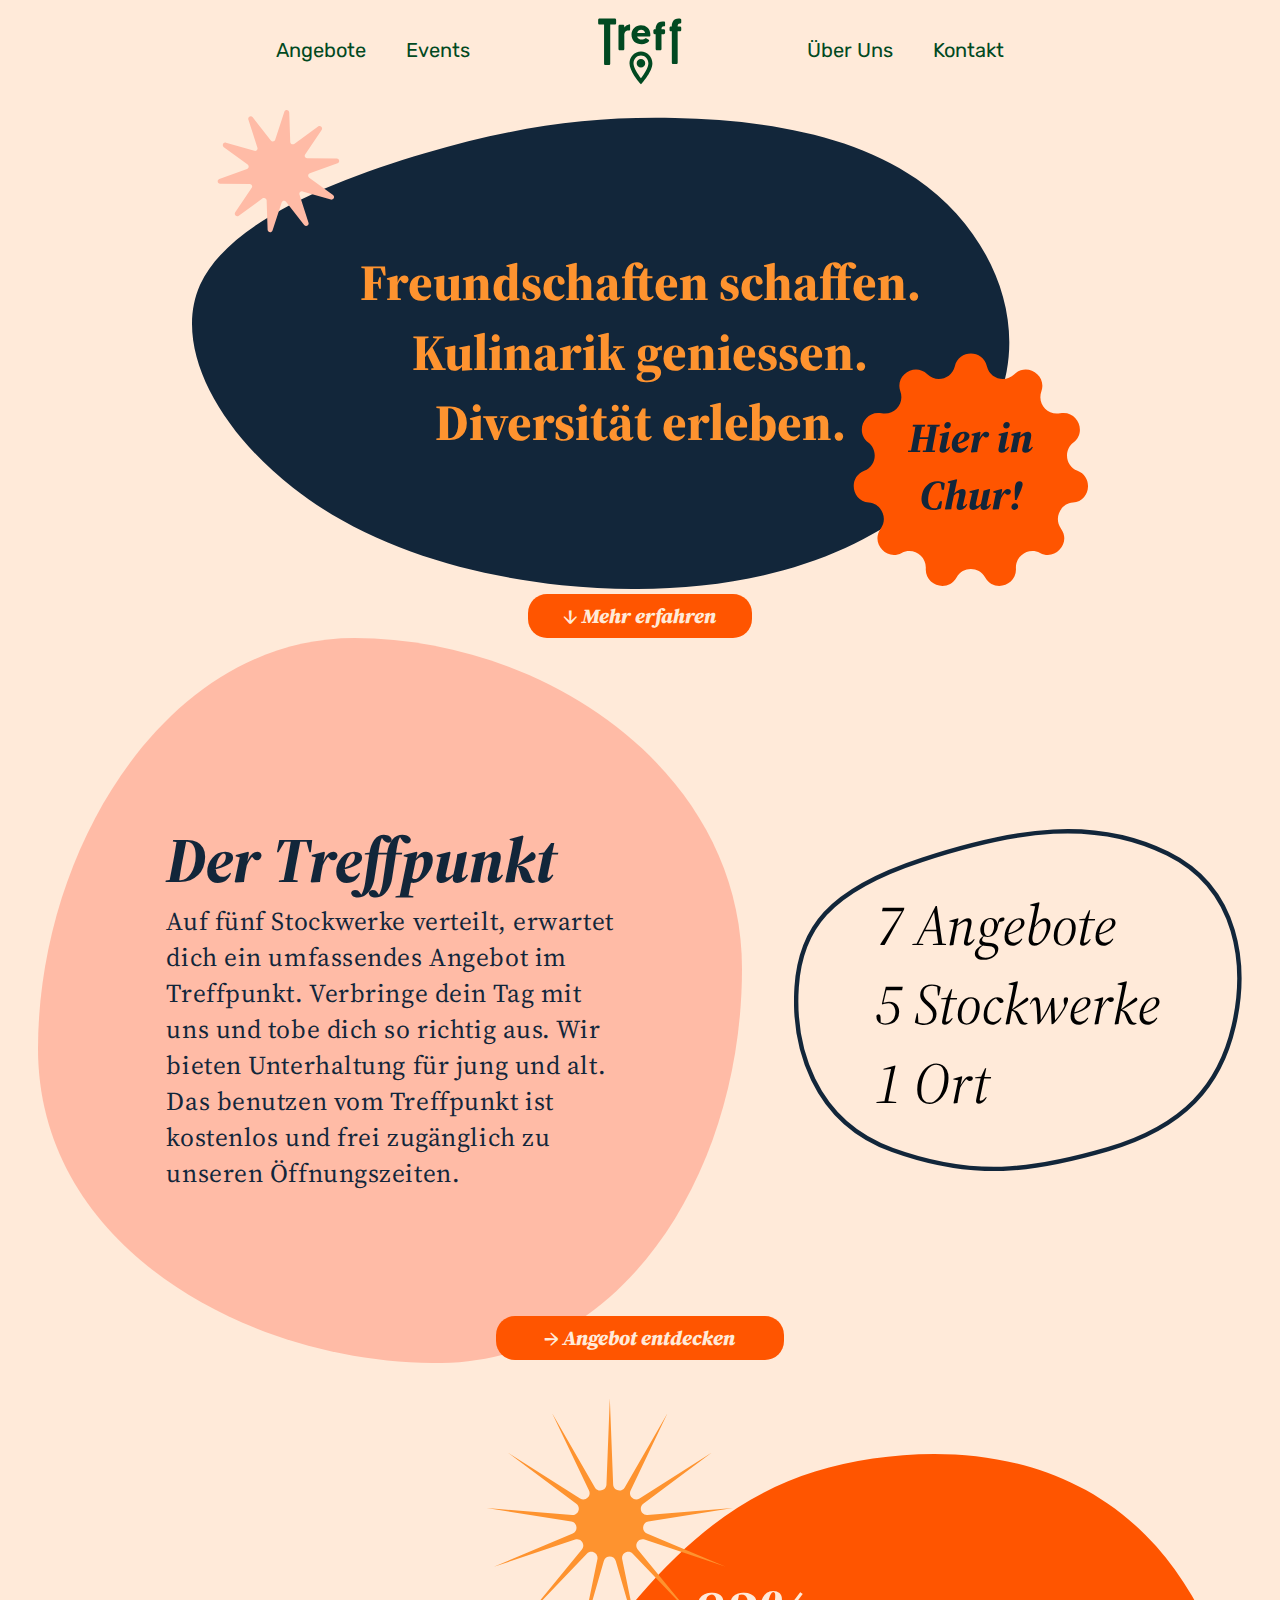
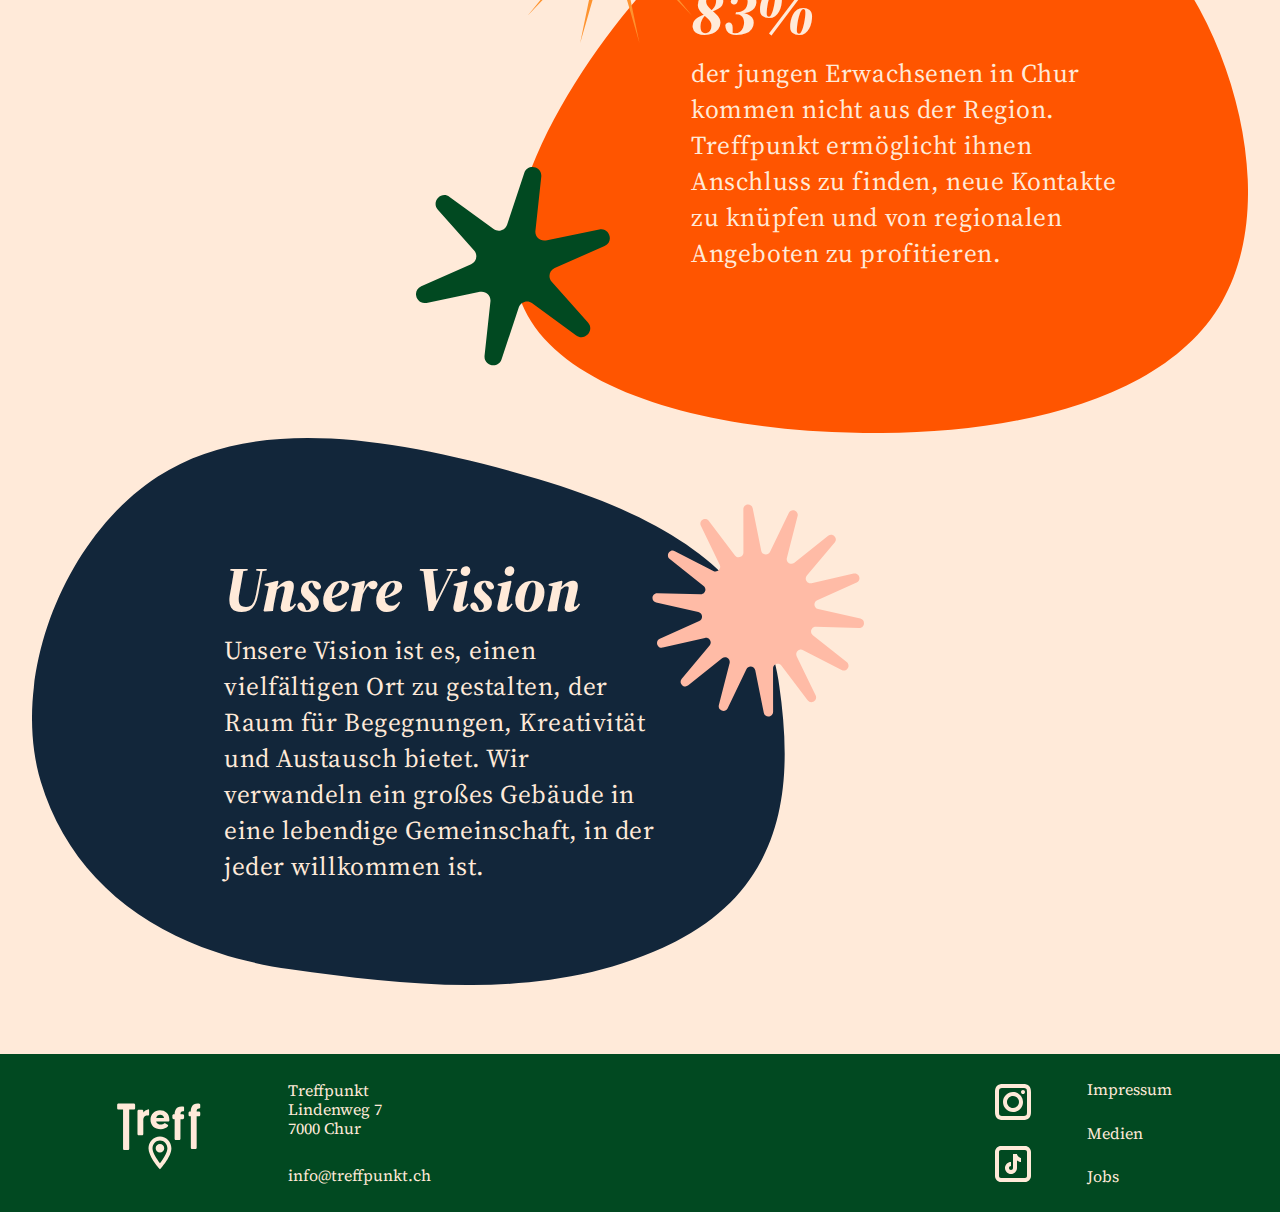
<file: index.html>
<!DOCTYPE html>
<html lang="de">

<head>
    <meta charset="UTF-8">
    <meta name="viewport" content="width=device-width, initial-scale=1.0">
    <link rel="preconnect" href="https://fonts.googleapis.com">
    <link rel="preconnect" href="https://fonts.gstatic.com" crossorigin>
    <link rel="icon" href="../logoShort.png">
    <link
        href="https://fonts.googleapis.com/css2?family=Rubik:wght@600&family=Source+Serif+4:ital,opsz,wght@0,8..60,400;1,8..60,800&display=swap"
        rel="stylesheet">
    <link rel="stylesheet" href="../css/styles.css">
    <link rel="stylesheet" href="/css/home.css">
    <title>Treffpunkt</title>
</head>

<body>
    <header>
        <input type="checkbox" id="menu-checkbox" class="menu-checkbox">
        <label for="menu-checkbox" class="menu-icon"></label>
        <div class="menu-links">
            <a href="angebot.html" target="_parent">Angebote</a>
            <a href="index.html" target="_parent">Events</a>
            <a href="uberUns.html" target="_parent">Über Uns</a>
            <a href="kontakt.html" target="_parent">Kontakt</a>
        </div>        
        <div class="menuLeft">
            <a href="angebot.html" target="_parent">Angebote</a>
            <a href="index.html" target="_parent">Events</a>
        </div>
        <div class="logo">
            <a href="index.html"><img src="/svg/logoogrün.svg" alt="Logo Treffpunkt"></a>
        </div>
        <div class="menuRight">
            <a href="uberUns.html" target="_parent">Über Uns</a>
            <a href="kontakt.html" target="_parent">Kontakt</a>
        </div>
    </header>
    <main>
        <div class="blob top first">
            <img src="/svg/Blob3.svg" alt="Blob with Stars">
            <div class="text-overlay">
                <div class="maintext">Freundschaften schaffen. <br>
                    Kulinarik geniessen. <br>
                    Diversität erleben.</div>
            </div>
        </div>
        <div class="button">
            <a href="#more"> ↓ Mehr erfahren</a>
        </div>
        <div class="flexbox" id="more">
            <div class="blob second">
                <svg xmlns="http://www.w3.org/2000/svg" viewBox="0 0 669 689" fill="none">
                    <path
                        d="M669 314.57C669 504.832 557.779 689 379.672 689C201.564 689 0 580.573 0 390.311C0 200.049 122.657 0 300.764 0C478.872 0 669 124.308 669 314.57Z"
                        fill="#FFBBA6" />
                </svg>
                <div class="text-overlay">
                    <div class="header blue">
                        Der Treffpunkt
                    </div>
                    <div class="bodytext blue">
                        Auf fünf Stockwerke verteilt, erwartet dich ein umfassendes Angebot im Treffpunkt.
                        Verbringe
                        dein Tag mit uns und tobe dich so richtig aus. Wir bieten Unterhaltung für jung und alt.
                        Das
                        benutzen vom Treffpunkt ist kostenlos und frei zugänglich zu unseren Öffnungszeiten.
                    </div>
                </div>
            </div>

            <div class="blob third">
                <svg xmlns="http://www.w3.org/2000/svg" viewBox="0 0 508 388" fill="none">
                    <path
                        d="M423.584 27.8053L423.586 27.8063C504.634 67.6771 514.284 155.336 498.567 223.438C490.74 257.348 476.653 285.813 453.869 308.98C431.073 332.161 399.423 350.188 356.237 362.972C269.138 388.333 203.066 396.956 111.721 363.982C21.1962 331.304 -1.30737 245.017 2.99735 179.163C5.14109 146.368 14.0311 119.187 35.5108 95.8204C57.063 72.3752 91.506 52.5323 145.25 34.9342C252.967 -0.3371 341.466 -12.6785 423.584 27.8053Z"
                        fill="#FFEAD9" stroke="#12263A" stroke-width="5" />
                </svg>
                <div class="text-overlay bigText">
                    7 Angebote <br>
                    5 Stockwerke <br>
                    1 Ort
                </div>
            </div>
        </div>
        <div class="button long">
            <a href="/angebot.html"> → Angebot entdecken</a>
        </div>
        <div class="blob right fourth">
            <div class="text-overlay svgFlexbox">
                <div class="svg-content">
                    <div class="header lightpink">
                        83%
                    </div>
                    <div class="bodytext lightpink">
                        der jungen Erwachsenen in Chur kommen nicht aus der Region. Treffpunkt ermöglicht ihnen
                        Anschluss zu
                        finden, neue Kontakte zu knüpfen und von regionalen Angeboten zu profitieren.
                    </div>
                </div>
            </div>
            <img src="/svg/Blob1.svg" alt="Blob with Stars">
        </div>

        <div class="blob left fifth">
            <img src="/svg/Blob2.svg" alt="Blob with Stars">
            <div class="text-overlay">
                <div class="header lightpink">
                    Unsere Vision
                </div>
                <div class="bodytext lightpink">
                    Unsere Vision ist es, einen vielfältigen Ort zu gestalten, der Raum für Begegnungen, Kreativität
                    und Austausch bietet. Wir verwandeln ein großes Gebäude in eine lebendige Gemeinschaft, in der
                    jeder willkommen ist.
                </div>
            </div>
        </div>
    </main>
    <footer>
        <div class="logoadress">
            <div class="logoo">
                <img src="/svg/logoo.svg" alt="Logo Treffpunkt">
            </div>
            <div class="adresss">
                <div>
                    Treffpunkt <br>
                    Lindenweg 7 <br>
                    7000 Chur
                </div>
                info@treffpunkt.ch
            </div>
        </div>
        <div class="socialmedialinks">
            <div class="icons">
                <div class="instalogo">
                    <a href="https://www.instagram.com/">
                        <img src="/svg/insta.svg" alt="Instagram Logo">
                    </a>
                </div>
                <div class="tiktoklogo">
                    <a href="https://www.tiktok.com/">
                        <img src="/svg/tiktok.svg" alt="TikTok Logo">
                    </a>
                </div>
            </div>
            <div class="linkss">
                <a href="impressum.html">Impressum</a>
                <a href="#">Medien</a>
                <a href="#">Jobs</a>
            </div>
        </div>
    </footer>
</body>

</html>
</file>
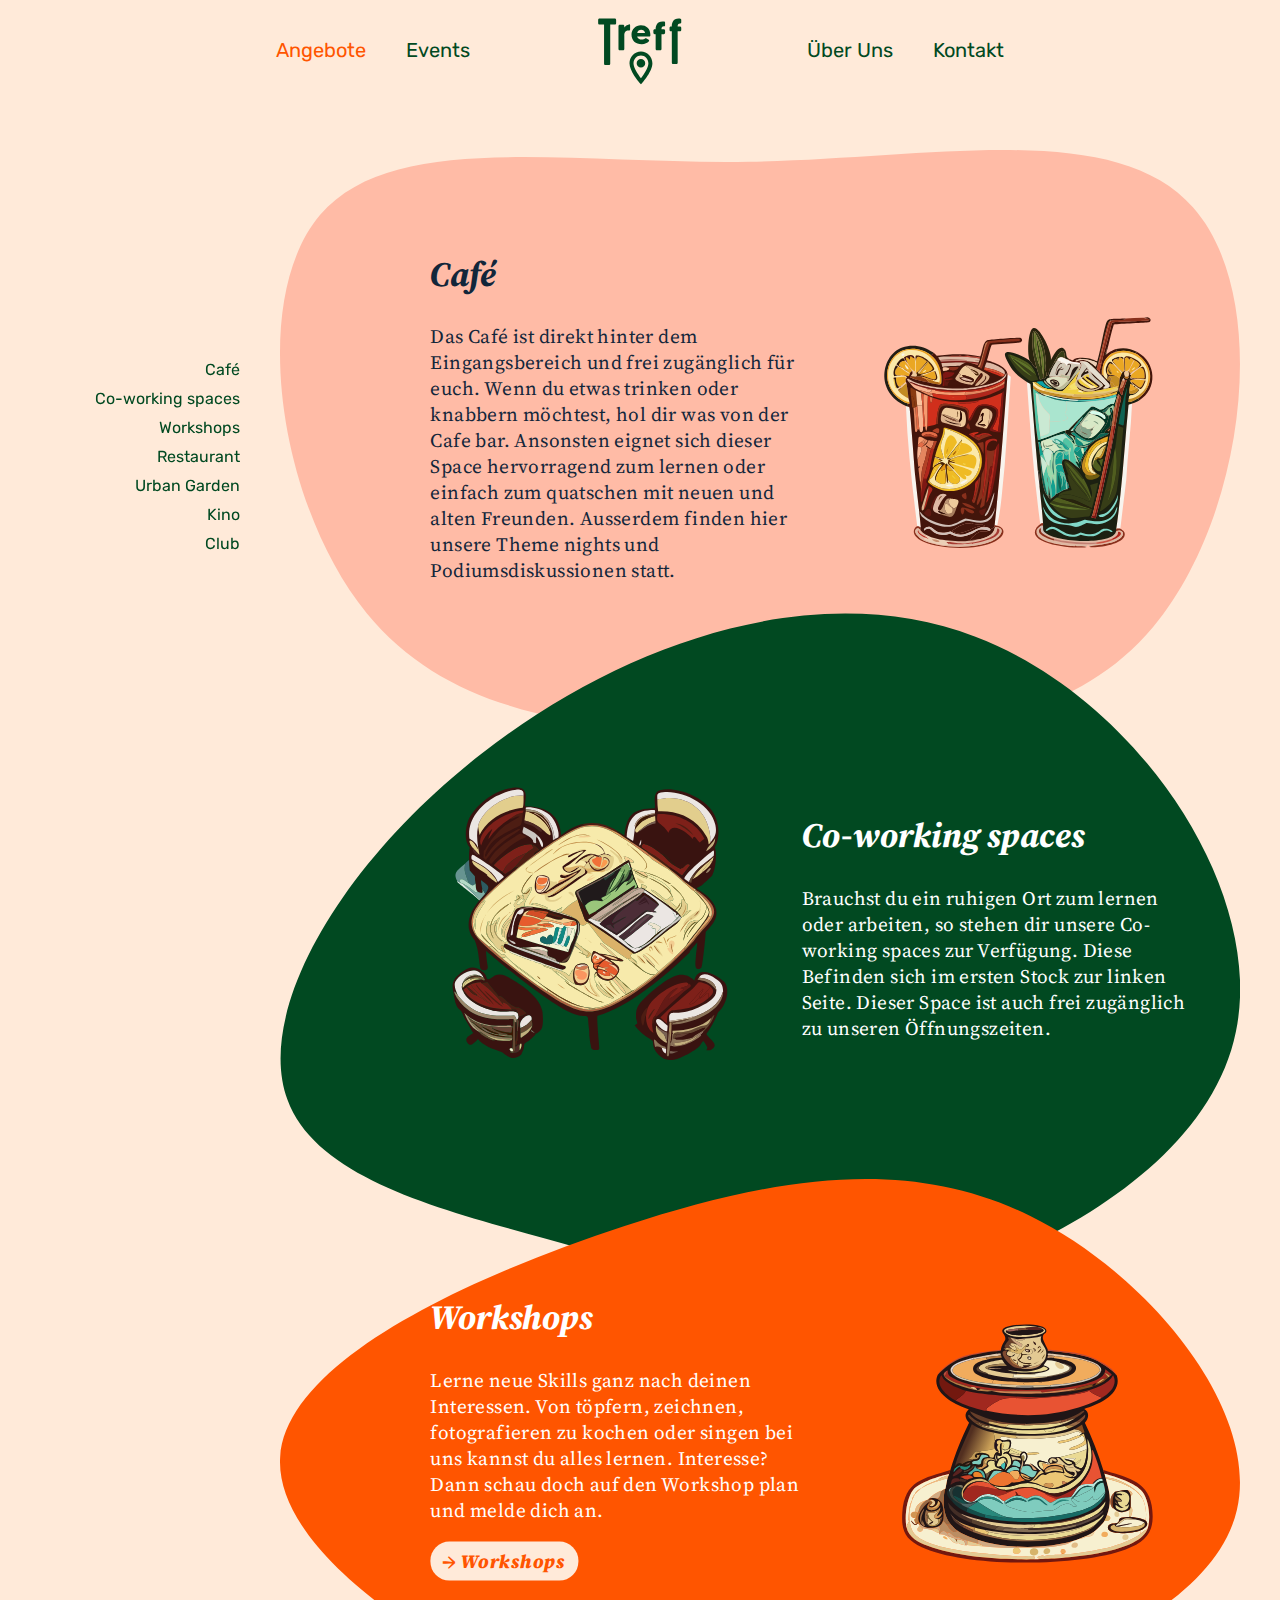
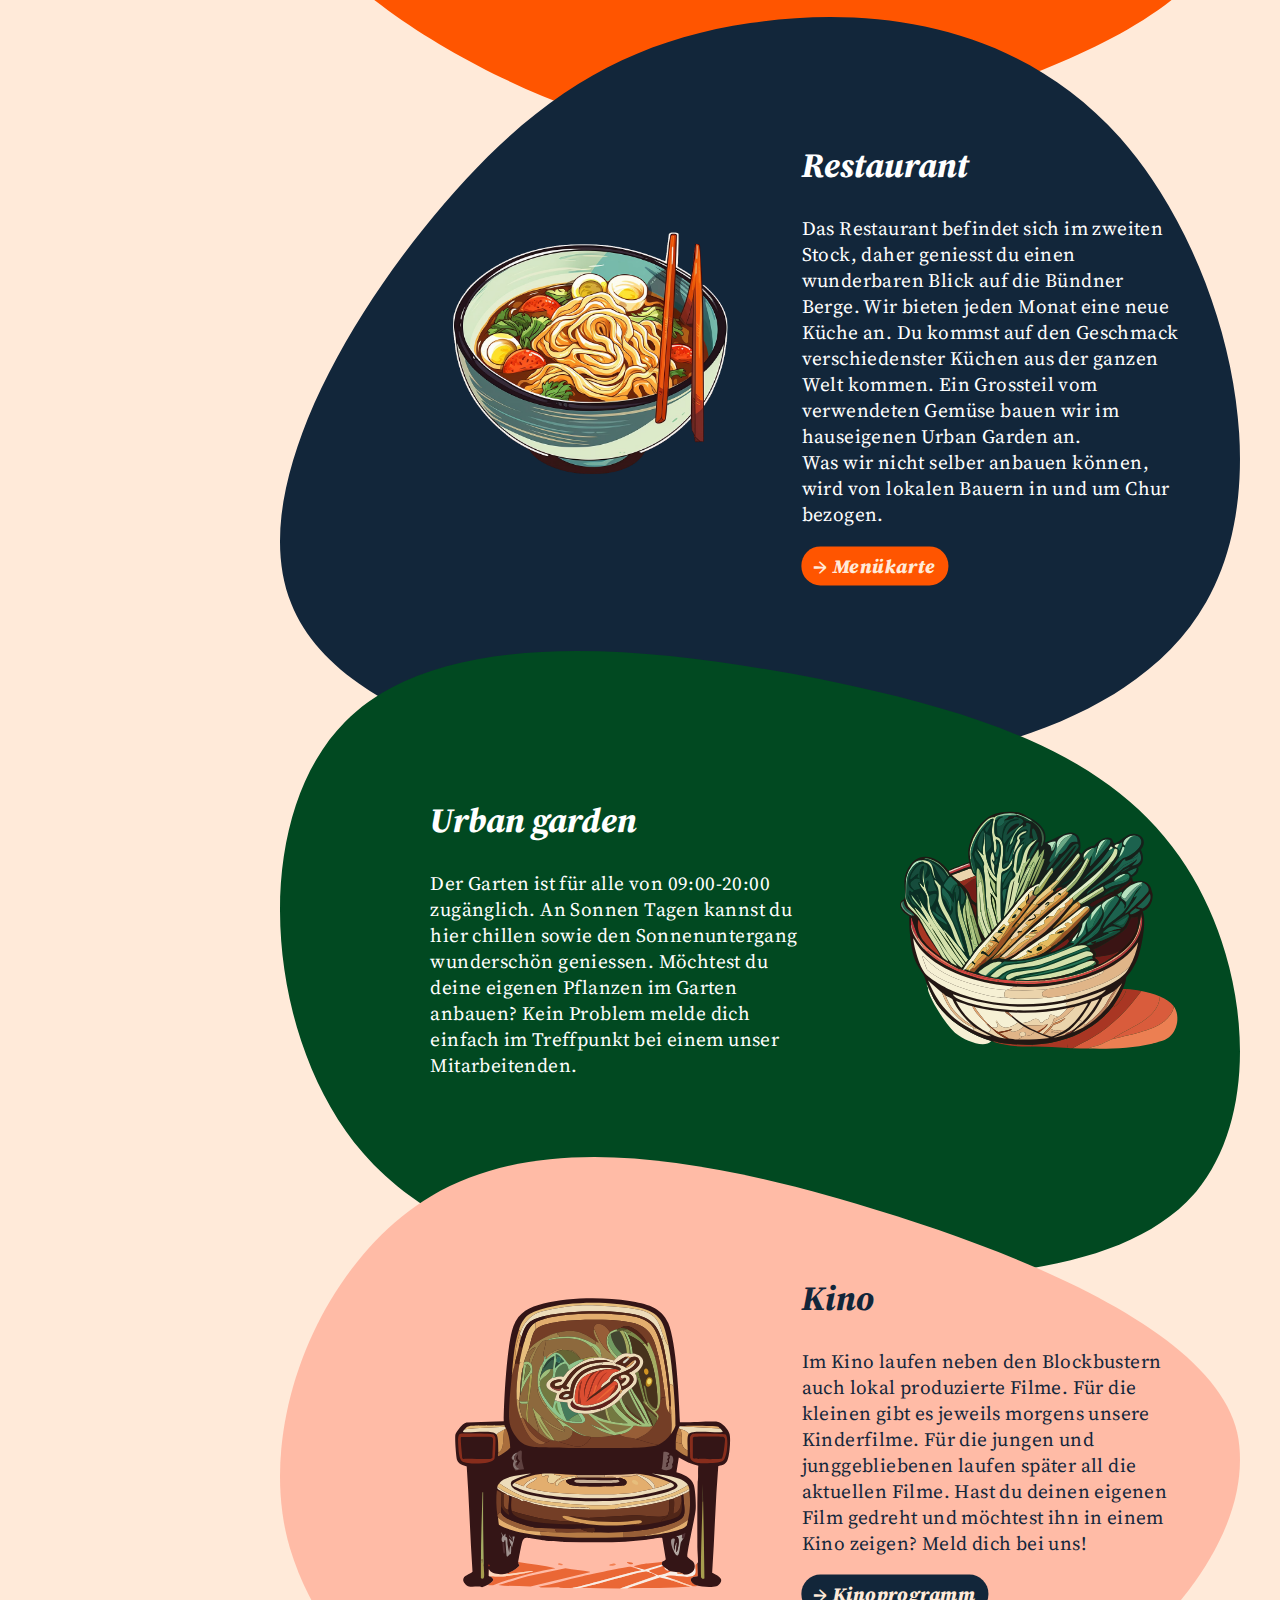
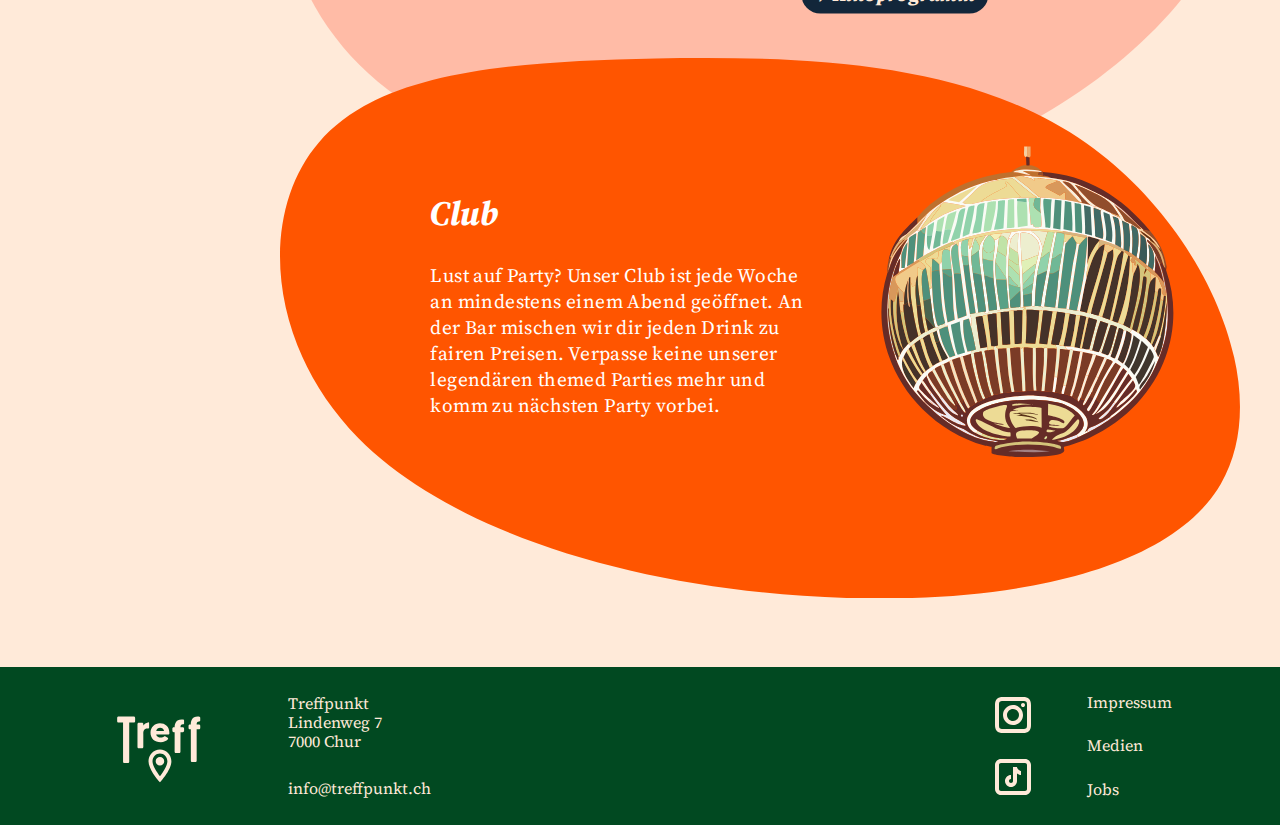
<file: angebot.html>
<!DOCTYPE html>
<html lang="de">

<head>
    <meta charset="UTF-8">
    <meta name="viewport" content="width=device-width, initial-scale=1.0">
    <link rel="preconnect" href="https://fonts.googleapis.com">
    <link rel="preconnect" href="https://fonts.gstatic.com" crossorigin>
    <link
        href="https://fonts.googleapis.com/css2?family=Rubik:wght@600&family=Source+Serif+4:ital,opsz,wght@0,8..60,400;1,8..60,800&display=swap"
        rel="stylesheet">
    <link rel="icon" href="../logoShort.png">
    <link rel="stylesheet" href="../css/styles.css">
    <link rel="stylesheet" href="../css/angebot.css">
    <title>Treffpunkt</title>
</head>

<body>
    <header>
        <input type="checkbox" id="menu-checkbox" class="menu-checkbox">
        <label for="menu-checkbox" class="menu-icon"></label>
        <div class="menu-links">
            <a href="angebot.html" target="_parent">Angebote</a>
            <a href="index.html" target="_parent">Events</a>
            <a href="uberUns.html" target="_parent">Über Uns</a>
            <a href="kontakt.html" target="_parent">Kontakt</a>
        </div>    
        <div class="menuLeft">
            <a href="angebot.html" target="_parent" class="bold">Angebote</a>
            <a href="index.html" target="_parent">Events</a>
        </div>
        <div class="logo">
            <a href="index.html"><img src="/svg/logoogrün.svg" alt="Logo Treffpunkt"></a>
        </div>
        <div class="menuRight">
            <a href="uberUns.html" target="_parent">Über Uns</a>
            <a href="kontakt.html" target="_parent">Kontakt</a>
        </div>
    </header>
    <main>
        <div class="offermenu">
            <a href="#cafe">Café</a>
            <a href="#working">Co-working spaces</a>
            <a href="#workshop">Workshops</a>
            <a href="#restaurant">Restaurant</a>
            <a href="#urbangarden">Urban Garden</a>
            <a href="#kino">Kino</a>
            <a href="#club">Club</a>
        </div>
        <div class="offercontent">
            <div class="cafe" id="cafe">
                <svg xmlns="http://www.w3.org/2000/svg" viewBox="0 0 1035 632" fill="#FFBBA6">
                    <path
                        d="M984.498 62.0369C1070.06 158.429 1041.07 395.098 941.363 514.216C841.656 633.334 671.237 634.901 507.888 630.983C344.54 626.281 188.262 615.31 93.5062 499.326C-1.25007 383.343 -34.4855 161.563 43.2995 69.8737C121.792 -21.816 311.304 15.8002 505.767 12.6656C700.229 9.53086 899.642 -34.3548 984.498 62.0369Z"
                        fill="#FFBBA6" />
                </svg>
                <div class="overlay">
                    <div class="description">
                        <div class="header blue">Café</div>
                        <div class="content blue">Das Café ist direkt hinter dem Eingangsbereich und frei zugänglich
                            für
                            euch. Wenn du etwas trinken oder knabbern möchtest, hol dir was von der Cafe bar.
                            Ansonsten
                            eignet sich dieser Space hervorragend zum lernen oder einfach zum quatschen mit neuen
                            und
                            alten Freunden. Ausserdem finden hier unsere Theme nights und Podiumsdiskussionen statt.
                        </div>
                    </div>
                    <img src="/images/drink.svg" alt="Getränke">
                </div>
            </div>
            <div class="co-working" id="working">
                <svg xmlns="http://www.w3.org/2000/svg" viewBox="0 0 1118 802" fill="none">
                    <path
                        d="M1113.21 487.624C1079.68 652.951 860.814 759.455 711.796 791.36C562.024 822.878 482.86 780.185 353.934 741.501C225.007 702.817 46.2697 670.092 8.72112 566.895C-29.5819 463.31 72.1482 289.644 235.352 163.389C398.203 35.9648 622.528 -44.0489 809.848 27.6312C997.57 98.5309 1147.89 321.905 1113.21 487.624Z"
                        fill="#014921" />
                </svg>
                <div class="overlay">
                    <img src="/images/table.svg" alt="Tisch mit Laptop">
                    <div class="description">
                        <div class="header">Co-working spaces</div>
                        <div class="content">Brauchst du ein ruhigen Ort zum lernen oder arbeiten, so stehen dir
                            unsere
                            Co- working spaces zur Verfügung. Diese Befinden sich im ersten Stock zur linken Seite.
                            Dieser Space ist auch frei zugänglich zu unseren Öffnungszeiten.
                        </div>
                    </div>
                </div>
            </div>
            <div class="workshop" id="workshop">
                <svg xmlns="http://www.w3.org/2000/svg" viewBox="0 0 1115 652" fill="none">
                    <path
                        d="M1111.46 384.222C1084.86 499.394 903.773 570.715 757.534 613.971C610.58 656.727 498.475 671.419 343.698 615.591C188.921 559.763 -7.09981 434.415 0.197889 322.863C7.49559 211.312 218.826 114.056 400.205 54.7114C581.583 -4.63285 731.805 -25.8389 871.46 42.9564C1010.4 111.252 1138.06 269.05 1111.46 384.222Z"
                        fill="#FF5500" />
                </svg>
                <div class="overlay">
                    <div class="description moreRight">
                        <div class="header">Workshops</div>
                        <div class="content">Lerne neue Skills ganz nach deinen Interessen. Von töpfern, zeichnen,
                            fotografieren zu kochen oder singen bei uns kannst du alles lernen. Interesse? Dann
                            schau
                            doch auf den Workshop plan und melde dich an.
                        </div>
                        <div class="button buttonwhite">
                            <a href="workshop.html">→ Workshops</a>
                        </div>
                    </div>
                    <img src="/images/pottery.svg" alt="Töpferkurs">
                </div>
            </div>
            <div class="restaurant" id="restaurant">
                <svg xmlns="http://www.w3.org/2000/svg" viewBox="0 0 1045 824" fill="none">
                    <path
                        d="M914.472 131.465C1026.37 258.003 1089.41 494.32 1008.24 636.781C927.868 779.241 704.074 828.684 487.371 823.656C270.669 819.466 61.0588 761.643 12.2023 638.457C-37.4422 515.27 73.667 325.882 178.472 203.533C283.277 81.1847 381.778 25.8765 511.8 6.6024C641.033 -12.6717 801.787 4.92641 914.472 131.465Z"
                        fill="#12263A" />
                </svg>
                <div class="overlay">
                    <img src="/images/soupp.png" alt="Suppe">
                    <div class="description">
                        <div class="header">Restaurant</div>
                        <div class="content">Das Restaurant befindet sich im zweiten Stock, daher geniesst du einen
                            wunderbaren Blick auf die Bündner Berge. Wir bieten jeden Monat eine neue Küche an. Du
                            kommst auf den Geschmack verschiedenster Küchen aus der ganzen Welt kommen. Ein
                            Grossteil
                            vom verwendeten Gemüse bauen wir im hauseigenen Urban Garden an. <br>
                            Was wir nicht selber anbauen können, wird von lokalen Bauern in und um Chur bezogen.
                        </div>
                        <div class="buttonorange button ">
                            <a href="restaurant.html">→ Menükarte</a>
                        </div>
                    </div>
                </div>
            </div>
            <div class="urbanGarden" id="urbangarden">
                <svg xmlns="http://www.w3.org/2000/svg" viewBox="0 0 1016 666" fill="none">
                    <path
                        d="M571.392 29.7222C748.477 65.5484 878.68 112.262 952.14 217.726C1025.36 322.074 1041.38 485.843 969.8 571.911C897.053 658.206 736.243 667.471 559.753 665.838C383.964 664.649 192.494 652.563 87.6918 531.114C-17.1102 409.665 -33.6133 177.954 68.9521 74.7948C171.982 -29.0363 394.545 -4.9872 571.392 29.7222Z"
                        fill="#014921" />
                </svg>
                <div class="overlay">
                    <div class="description">
                        <div class="header">Urban garden</div>
                        <div class="content">Der Garten ist für alle von 09:00-20:00 zugänglich. An Sonnen Tagen
                            kannst du hier chillen sowie den Sonnenuntergang wunderschön geniessen. Möchtest du
                            deine
                            eigenen Pflanzen im Garten anbauen? Kein Problem melde dich einfach im Treffpunkt bei
                            einem
                            unser Mitarbeitenden.
                        </div>
                    </div>
                    <img src="/images/vegetables.svg" alt="Gemüse">
                </div>
            </div>
            <div class="kino" id="kino">
                <svg xmlns="http://www.w3.org/2000/svg" viewBox="0 0 1032 670" fill="none">
                    <path
                        d="M784.547 618.63C636.899 691.81 466.595 671.396 316.537 650.653C160.896 629.137 49.6719 549.15 10.7218 420.71C-27.1806 293.038 38.8869 122.219 154.066 47.2099C269.396 -26.9033 433.987 -4.31052 619.537 50.1814C806.134 105.443 1012.64 191.834 1030.34 303.096C1047.29 415.382 932.194 545.45 784.547 618.63Z"
                        fill="#FFBBA6" />
                </svg>
                <div class="overlay">
                    <img src="/images/seat.svg" alt="Kino">
                    <div class="description">
                        <div class="header blue">Kino</div>
                        <div class="content blue">Im Kino laufen neben den Blockbustern auch lokal produzierte Filme.
                            Für
                            die kleinen gibt es jeweils morgens unsere Kinderfilme. Für die jungen und
                            junggebliebenen
                            laufen später all die aktuellen Filme. Hast du deinen eigenen Film gedreht und
                            möchtest
                            ihn in einem Kino zeigen? Meld dich bei uns!
                        </div>
                        <div class="buttonblue button">
                            <a href="cinemaprogram.html">→ Kinoprogramm</a>
                        </div>
                    </div>
                </div>
            </div>
            <div class="club" id="club">
                <svg xmlns="http://www.w3.org/2000/svg" viewBox="0 0 1023 576" fill="none">
                    <path
                        d="M400.538 0.458953C557.713 -1.98595 733.582 2.31157 859.391 90.8449C985.2 179.378 1061.95 351.955 1002.55 453.943C943.383 555.415 748.062 586.298 557.247 573.131C367.191 560.288 181.398 503.912 83.3837 404.885C-13.8718 306.182 -23.5927 165.346 41.4127 89.979C105.66 14.2885 243.875 3.7443 400.538 0.458953Z"
                        fill="#FF5500" />
                </svg>
                <div class="overlay">
                    <div class="description">
                        <div class="header">Club</div>
                        <div class="content">Lust auf Party? Unser Club ist jede Woche an mindestens einem Abend
                            geöffnet. An der Bar mischen wir dir jeden Drink zu fairen Preisen. Verpasse keine
                            unserer
                            legendären themed Parties mehr und komm zu nächsten Party vorbei.
                        </div>
                    </div>
                    <img src="/images/disco.svg" alt="Diskokugel">
                </div>
            </div>
        </div>
    </main>
    <footer>
        <div class="logoadress">
            <div class="logoo">
                <img src="/svg/logoo.svg" alt="Logo Treffpunkt">
            </div>
            <div class="adresss">
                <div>
                    Treffpunkt <br>
                    Lindenweg 7 <br>
                    7000 Chur
                </div>
                info@treffpunkt.ch
            </div>
        </div>
        <div class="socialmedialinks">
            <div class="icons">
                <div class="instalogo">
                    <a href="https://www.instagram.com/">
                        <img src="/svg/insta.svg" alt="Instagram Logo">
                    </a>
                </div>
                <div class="tiktoklogo">
                    <a href="https://www.tiktok.com/">
                        <img src="/svg/tiktok.svg" alt="TikTok Logo">
                    </a>
                </div>
            </div>
            <div class="linkss">
                <a href="impressum.html">Impressum</a>
                <a href="#">Medien</a>
                <a href="#">Jobs</a>
            </div>
        </div>
    </footer>
</body>

</html>
</file>
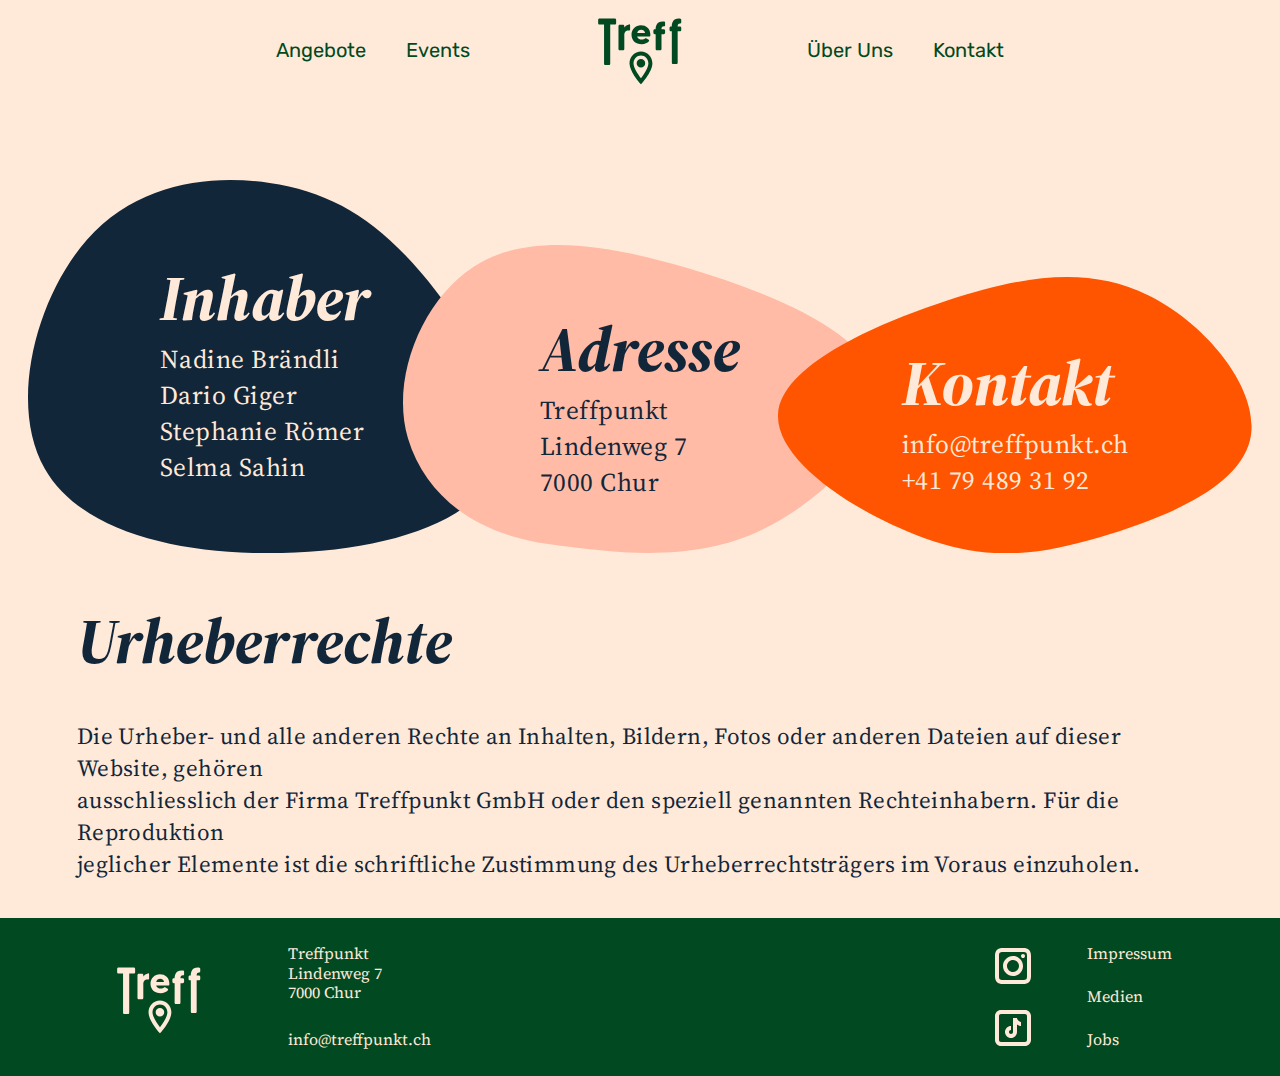
<file: impressum.html>
<!DOCTYPE html>
<html lang="de">

<head>
    <meta charset="UTF-8">
    <meta name="viewport" content="width=device-width, initial-scale=1.0">
    <link rel="preconnect" href="https://fonts.googleapis.com">
    <link rel="preconnect" href="https://fonts.gstatic.com" crossorigin>
    <link
        href="https://fonts.googleapis.com/css2?family=Rubik:wght@600&family=Source+Serif+4:ital,opsz,wght@0,8..60,400;1,8..60,800&display=swap"
        rel="stylesheet">
    <link rel="icon" href="../logoShort.png">
    <link rel="stylesheet" href="../css/styles.css">
    <link rel="stylesheet" href="/css/impressum.css">
    <title>Treffpunkt</title>
</head>

<body>
    <header>
        <input type="checkbox" id="menu-checkbox" class="menu-checkbox">
        <label for="menu-checkbox" class="menu-icon"></label>
        <div class="menu-links">
            <a href="angebot.html" target="_parent">Angebote</a>
            <a href="index.html" target="_parent">Events</a>
            <a href="uberUns.html" target="_parent">Über Uns</a>
            <a href="kontakt.html" target="_parent">Kontakt</a>
        </div>    
        <div class="menuLeft">
            <a href="angebot.html" target="_parent">Angebote</a>
            <a href="index.html" target="_parent">Events</a>
        </div>
        <div class="logo">
            <a href="index.html"><img src="/svg/logoogrün.svg" alt="Logo Treffpunkt"></a>
        </div>
        <div class="menuRight">
            <a href="uberUns.html" target="_parent">Über Uns</a>
            <a href="kontakt.html" target="_parent">Kontakt</a>
        </div>

    </header>
    <main>
        <div class="blobs">
            <div class="owner">
                <svg xmlns="http://www.w3.org/2000/svg" viewBox="0 0 533 420" fill="none">
                    <path
                        d="M66.5755 67.0088C9.50262 131.507 -22.6511 251.959 18.7468 324.573C59.7429 397.186 173.889 422.387 284.417 419.824C394.946 417.689 501.857 388.216 526.776 325.427C552.097 262.638 495.426 166.105 441.971 103.743C388.515 41.3805 338.275 13.1895 271.958 3.3653C206.042 -6.45886 124.05 2.51103 66.5755 67.0088Z"
                        fill="#12263A" />
                </svg>
                <div class="text-overlay">
                    <div class="header">Inhaber</div>
                    <div class="content">Nadine Brändli <br>
                        Dario Giger <br>
                        Stephanie Römer <br>
                        Selma Sahin <br>
                    </div>
                </div>
            </div>
            <div class="address">
                <svg xmlns="http://www.w3.org/2000/svg" viewBox="0 0 526 342" fill="none">
                    <path
                        d="M399.876 315.778C324.621 353.133 237.819 342.713 161.336 332.124C82.0072 321.142 25.3172 280.313 5.46481 214.75C-13.8537 149.581 19.8203 62.3865 78.526 24.0982C137.308 -13.7327 221.199 -2.2003 315.772 25.615C410.879 53.8229 516.134 97.921 525.154 154.715C533.793 212.031 475.13 278.424 399.876 315.778Z"
                        fill="#FFBBA6" />
                </svg>
                <div class="text-overlay">
                    <div class="header" style="color: #12263A;">Adresse</div>
                    <div class="content" style="color: #12263A;"> Treffpunkt <br>
                        Lindenweg 7 <br>
                        7000 Chur <br>
                    </div>
                </div>
            </div>
            <div class="contact">
                <svg xmlns="http://www.w3.org/2000/svg" viewBox="0 0 569 332" fill="none">
                    <path
                        d="M567.194 195.647C553.619 254.293 461.208 290.609 386.58 312.635C311.588 334.407 254.379 341.888 175.394 313.46C96.409 285.033 -3.62313 221.205 0.100985 164.403C3.8251 107.6 111.67 58.0774 204.23 27.8592C296.79 -2.35906 373.45 -13.1572 444.718 21.8735C515.622 56.65 580.77 137.001 567.194 195.647Z"
                        fill="#FF5500" />
                </svg>
                <div class="text-overlay">
                    <div class="header">Kontakt</div>
                    <div class="content"> info@treffpunkt.ch <br>
                        +41 79 489 31 92 <br>
                    </div>
                </div>
            </div>
        </div>
        <div class="rights">
            <div class="header2">Urheberrechte</div>
            <div class="rightstext">Die Urheber- und alle anderen Rechte an Inhalten, Bildern, Fotos oder anderen
                Dateien
                auf dieser Website,
                gehören<br>
                ausschliesslich der Firma Treffpunkt GmbH oder den speziell genannten Rechteinhabern. Für die
                Reproduktion<br>
                jeglicher Elemente ist die schriftliche Zustimmung des Urheberrechtsträgers im Voraus einzuholen.</div>
        </div>
    </main>

    <footer>
        <div class="logoadress">
            <div class="logoo">
                <img src="/svg/logoo.svg" alt="Logo Treffpunkt">
            </div>
            <div class="adresss">
                <div>
                    Treffpunkt <br>
                    Lindenweg 7 <br>
                    7000 Chur
                </div>
                info@treffpunkt.ch
            </div>
        </div>
        <div class="socialmedialinks">
            <div class="icons">
                <div class="instalogo">
                    <a href="https://www.instagram.com/">
                        <img src="/svg/insta.svg" alt="Instagram Logo">
                    </a>
                </div>
                <div class="tiktoklogo">
                    <a href="https://www.tiktok.com/">
                        <img src="/svg/tiktok.svg" alt="TikTok Logo">
                    </a>
                </div>
            </div>
            <div class="linkss">
                <a href="impressum.html">Impressum</a>
                <a href="#">Medien</a>
                <a href="#">Jobs</a>
            </div>
        </div>
    </footer>
</body>

</html>
</file>
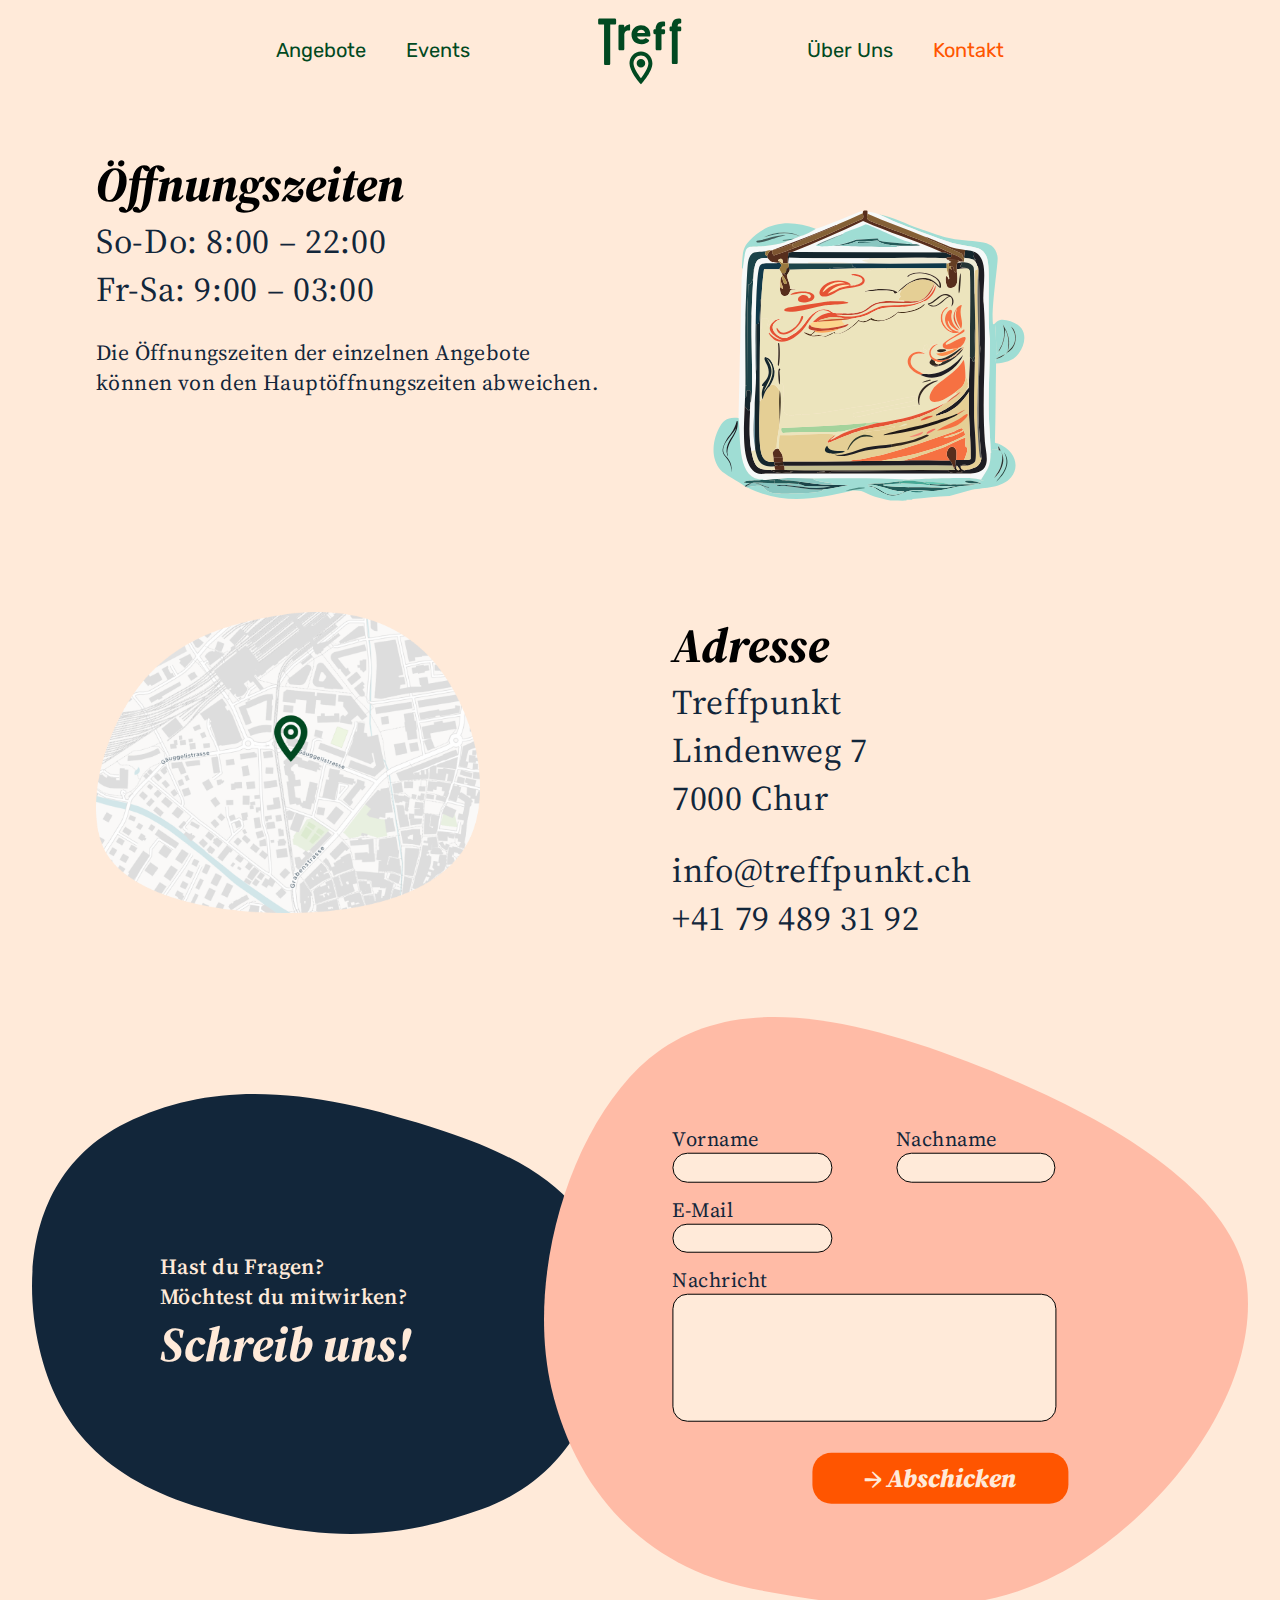
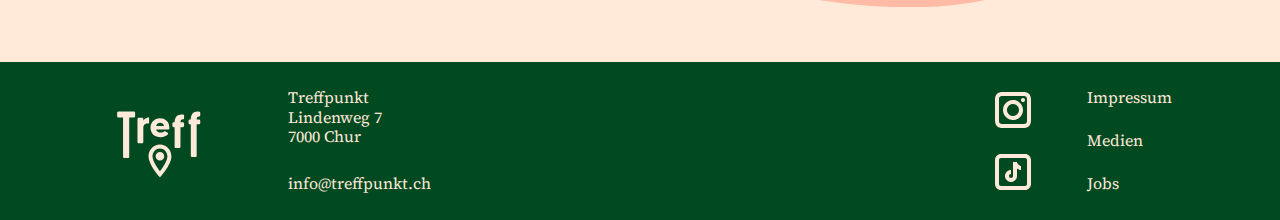
<file: kontakt.html>
<!DOCTYPE html>
<html lang="de">

<head>
    <meta charset="UTF-8">
    <meta name="viewport" content="width=device-width, initial-scale=1.0">
    <link rel="stylesheet" href="../css/styles.css">
    <link rel="stylesheet" href="../css/kontakt.css">
    <link rel="preconnect" href="https://fonts.googleapis.com">
    <link rel="preconnect" href="https://fonts.gstatic.com" crossorigin>
    <link
        href="https://fonts.googleapis.com/css2?family=Rubik:wght@600&family=Source+Serif+4:ital,opsz,wght@0,8..60,400;1,8..60,300;1,8..60,800&display=swap"
        rel="stylesheet">
    <link rel="icon" href="../logoShort.png">
    <title>Treffpunkt</title>
</head>

<body>
    <header>
        <input type="checkbox" id="menu-checkbox" class="menu-checkbox">
        <label for="menu-checkbox" class="menu-icon"></label>
        <div class="menu-links">
            <a href="angebot.html" target="_parent">Angebote</a>
            <a href="index.html" target="_parent">Events</a>
            <a href="uberUns.html" target="_parent">Über Uns</a>
            <a href="kontakt.html" target="_parent">Kontakt</a>
        </div>
        <div class="menuLeft">
            <a href="angebot.html" target="_parent">Angebote</a>
            <a href="index.html" target="_parent">Events</a>
        </div>
        <div class="logo">
            <a href="index.html"><img src="/svg/logoogrün.svg" alt="Logo Treffpunkt"></a>
        </div>
        <div class="menuRight">
            <a href="uberUns.html" target="_parent">Über Uns</a>
            <a href="kontakt.html" target="_parent" class="bold">Kontakt</a>
        </div>
    </header>
    <main>
        <div class="text">
            <div class="openingHours">
                <div class="openingHoursText">
                    <div class="mainTitleTwo">Öffnungszeiten</div>
                    <div class="bigText">
                        So-Do: 8:00 – 22:00<br>
                        Fr-Sa: 9:00 – 03:00<br>
                    </div>
                    <div class="smallText">
                        Die Öffnungszeiten der einzelnen Angebote können von den Hauptöffnungszeiten abweichen.
                    </div>
                </div>
                <div class="house"><img src="/svg/sign.svg" alt="Haus Icon"></div>
            </div>
            <div class="address">
                <div class="mapPicture"><img src="/svg/map.png" alt="Treffpunkt Location"></div>
                <div class="addressText">
                    <div class="mainTitleTwo">Adresse</div>
                    <div class="bigText">
                        Treffpunkt<br>
                        Lindenweg 7<br>
                        7000 Chur<br>
                    </div>
                    <div class="bigText">
                        info@treffpunkt.ch<br>
                        +41 79 489 31 92
                    </div>
                </div>
            </div>
        </div>
        <div class="formcontent">
            <div class="formInfo">
                <svg xmlns="http://www.w3.org/2000/svg" viewBox="0 0 508 388" fill="none">
                    <path
                        d="M6.36743 224C22.1854 292.538 63.4672 339.628 150.424 365.369C237.805 390.813 304.465 399.556 396.498 366.333C488.532 333.111 511.207 245.384 506.867 179C502.528 112.616 470.75 67.8736 362.898 32.5583C255.047 -2.75697 165.723 -15.3765 82.681 25.563C0.0636597 66.2054 -9.45056 155.462 6.36743 224Z"
                        fill="#12263A" />
                </svg>
                <div class="textOverlay">
                    <div class="upperTitle">Hast du Fragen? Möchtest du mitwirken?</div>
                    <div class="mainTitle">Schreib uns!</div>
                </div>
            </div>
            <div class="form">
                <svg xmlns="http://www.w3.org/2000/svg" viewBox="0 0 799 670" fill="none">
                    <path
                        d="M607.416 618.63C493.103 691.81 361.25 671.396 245.071 650.653C124.57 629.137 38.4572 549.15 8.3011 420.71C-21.0439 293.038 30.1072 122.219 119.282 47.2099C208.573 -26.9033 336.003 -4.31052 479.661 50.1814C624.129 105.443 784.014 191.834 797.716 303.096C810.838 415.382 721.728 545.45 607.416 618.63Z"
                        fill="#FFBBA6" />
                </svg>
                <div class="textOverlay">
                    <form>
                        <div class="name">
                            <div class="fname">
                                <label for="fname">Vorname</label><br>
                                <input type="text" id="fname" name="fname" required><br>
                            </div>
                            <div class="lname">
                                <label for="lname">Nachname</label><br>
                                <input type="text" id="lname" name="lname"><br>
                            </div>
                        </div>
                        <div class="email">
                            <label for="email">E-Mail</label><br>
                            <input type="email" id="email" name="email" required><br>
                        </div>
                        <div class="area">
                            <label for="subject">Nachricht</label><br>
                            <textarea id="subject" name="subject" style="height:200px" required></textarea><br>
                        </div>
                        <input type="submit" value="→ Abschicken" class="sendButton">
                    </form>
                </div>
            </div>
        </div>
    </main>
    <footer>
        <div class="logoadress">
            <div class="logoo">
                <a href="index.html"><img src="/svg/logoo.svg" alt="Logo Treffpunkt"></a>
            </div>
            <div class="adresss">
                <div>
                    Treffpunkt <br>
                    Lindenweg 7 <br>
                    7000 Chur
                </div>
                info@treffpunkt.ch
            </div>
        </div>
        <div class="socialmedialinks">
            <div class="icons">
                <div class="instalogo">
                    <a href="https://www.instagram.com/">
                        <img src="/svg/insta.svg" alt="Instagram Logo">
                    </a>
                </div>
                <div class="tiktoklogo">
                    <a href="https://www.tiktok.com/">
                        <img src="/svg/tiktok.svg" alt="TikTok Logo">
                    </a>
                </div>
            </div>
            <div class="linkss">
                <a href="impressum.html">Impressum</a>
                <a href="#">Medien</a>
                <a href="#">Jobs</a>
            </div>
        </div>
    </footer>
</body>

</html>
</file>
<file: css/styles.css>
/* Header */

.logo img {
    width: 100px;
    height: 100px;
}

header {
    background-color: #FFEAD9;
    display: flex;
    justify-content: space-between;
    align-items: center;
    height: 100px;
    position: fixed;
    top: 0;
    width: 100vw;
    z-index: 5;
}

.menuLeft a,
.menuRight a {
    text-align: center;
    color: #014921;
    text-decoration: none;
    font-size: 20px;
    font-family: 'Rubik', sans-serif;
    margin: 0 20px;
}

.menuLeft,
.menuRight {
    display: flex;
    align-items: center;
}

.menuLeft {
    margin-left: 20vw;
}

.menuRight {
    margin-right: 20vw;
}

.bold {
    color: #FF5500 !important;
}

.menuLeft a:hover,
.menuRight a:hover {
    color: #FFBBA6;
    font-style: italic;
}

body {
    margin: 0;
    padding: 0;
    font-family: 'Source Serif 4', serif;
    background-color: #FFEAD9;
    min-height: 100vh;
    display: flex;
    flex-direction: column;
}

.menu-checkbox,
.menu-links,
.menu-icon {
    display: none;
}


@media only screen and (max-width: 900px) {

    .menuLeft,
    .menuRight {
        display: none;
    }

    .logo img {
        margin-right: 40vw;
    }

    .menu-icon {
        display: block;
        cursor: pointer;
        margin-left: 30px;
        position: relative;
        z-index: 10;
        width: 30px;
        height: 3px;
        background: #014921;
    }

    .menu-icon div {
        width: 25px;
        height: 3px;
        background-color: #014921;
        margin: 6px 0;
        transition: 0.4s;
    }

    .menu-icon label {
        cursor: pointer;
        position: absolute;
        top: 0;
        left: 0;
        z-index: 10;
        width: 30px;
        height: 30px;
    }

    .menu-icon::before,
    .menu-icon::after {
        content: "";
        display: block;
        width: 30px;
        height: 3px;
        background-color: #014921;
        margin: 6px 0;
    }
    
    .menu-icon::before {
        transform: translateY(-16px);
    }
    
    .menu-icon::after {
        transform: translateY(-5px);
    }

    .menu-checkbox {
        display: none;
    }

    .menu-links {
        display: none;
        flex-direction: column;
        position: absolute;
        top: 100px;
        left: 0;
        width: 100%;
        background-color: #FFEAD9;
    }

    #menu-checkbox:checked~.menu-links {
        display: flex;
    }

    .menu-links a {
        padding: 10px;
        text-align: center;
        text-decoration: none;
        color: #014921;
        font-size: 16px;
        font-family: 'Rubik', sans-serif;
    }

    .menu-links a:hover {
        color: #FF5500;
    }

}


/* Footer Styles*/
footer {
    background-color: #014921;
    display: flex;
    align-content: center;
    padding: 26px 108px;
    justify-content: space-between;
    align-items: center;
    font-family: 'Source Serif 4', serif;
    color: #FFEAD9;
    font-size: 16px;
    font-style: normal;
    line-height: 120%;
    margin-top: auto;
}

.footer-links {
    color: #FFBBA6;
    margin: 10px;
    align-content: center;
}

.logoadress {
    display: flex;
    align-items: center;
    gap: 80px;
}

.adresss {
    display: flex;
    flex-direction: column;
    align-items: flex-start;
    gap: 28px;
}

.socialmedialinks {
    display: flex;
    align-items: center;
    gap: 56px;
}

.icons {
    display: flex;
    flex-direction: column;
    align-items: flex-start;
    gap: 26px;
    justify-content: space-between;
}

.linkss {
    display: flex;
    flex-direction: column;
    align-items: flex-start;
    gap: 24px;
}

.linkss a:hover,
.icons a:hover {
    color: #FFBBA6;
}

.icons a,
.linkss a {
    color: #FFEAD9;
    text-decoration: none;
}

.logoo {
    width: 100px;
    height: 100px;
}

.instalogo {
    width: 36px;
    height: 36px;
}

.tiktoklogo {
    width: 36px;
    height: 36px;
}

@media only screen and (max-width: 700px) {
    footer {
        padding: 18px 30px;
        font-size: 15px;
    }

    .logoadress {
        gap: 20px;
    }

    .socialmedialinks {
        gap: 24px;
        flex-direction: column;
    }

    .instalogo,
    .tiktoklogo {
        width: 24px;
        height: 24px;
    }

    .icons {
        flex-direction: row;
        margin-bottom: 10px;
    }
}
</file>
<file: css/home.css>
main {
    display: flex;
    flex-direction: column;
    align-items: center;
    font-family: 'Source Serif 4', serif;
}

.blob {
    position: relative;
}

.flexbox {
    display: inline-flex;
    align-items: center;
    gap: 4vw;
}

.svgFlexbox {
    display: inline-flex;
    align-items: center;
    left: 60% !important;

}

.svg-container {
    display: flex;
    justify-content: space-evenly;
    position: relative;
}

.text-overlay {
    position: absolute;
    top: 50%;
    left: 50%;
    transform: translate(-50%, -50%);
}

.header {
    font-size: 5vw;
    font-weight: 800;
    font-style: italic;
}

.bigText {
    font-size: 4.5vw;
    font-style: italic;
    white-space: nowrap;
    overflow: hidden;
    text-overflow: ellipsis;
}

.maintext {
    display: inline-flex;
    flex-direction: column;
    align-items: center;
    color: var(--hell-orange, #FE932F);
    text-align: center;
    font-size: 4vw;
    font-weight: 800;
    white-space: nowrap;
    overflow: hidden;
    text-overflow: ellipsis;
    max-width: 100%;
}

.bodytext {
    width: 35vw;
    font-size: 2vw;
    font-weight: 400;
    letter-spacing: 0.56px;
}

.first {
    width: 70vw;
}

.second svg {
    width: 55vw;
}

.third svg {
    width: 35vw;
}

.fourth {
    width: 65vw;
}

.fifth {
    width: 65vw;
}

.right {
    margin-left: 35vw;
    margin-right: 5vw;
}

.left {
    margin-right: 35vw;
    margin-left: 5vw;
    margin-bottom: 5vw;
}

.top {
    margin-top: 110px;
}

.blue {
    color: #12263a;
}

.lightpink {
    color: #FFEAD9;
}

.button {
    padding: 8px 16px;
    border-radius: 19px;
    background: #F50;
    border: none;
    font-family: 'Source Serif 4', serif;
    font-size: 1.6vw;
    font-style: italic;
    font-weight: 900;
    width: 15vw;
    text-align: center;
}

.button a {
    text-decoration: none;
    color: var(--weiss, #FFEAD9);
}

.long {
    width: 20vw;
    margin-top: -4vw;
    margin-bottom: 3vw;
    z-index: 4;
}
</file>
<file: css/angebot.css>
:root {
    --bigText: 5vw;
    --mediumText: 2.7vw;
    --smallText: 1.5vw;
}

main {
    display: flex;
    z-index: 1;
}

.offercontent {
    align-items: center;
    margin-left: 280px;
    margin-top: 150px;
    margin-bottom: 5vw;
}

.offermenu a {
    font-family: 'Rubik', sans-serif;
    color: #014921;
    text-decoration: none;
    text-align: right;
    margin-bottom: 10px;
}

.offermenu a:hover {
    color: #FF5500;
}

.offermenu {
    text-align: right;
    position: fixed;
    top: 40vh;
    left: 0;
    width: 240px;
    display: flex;
    flex-direction: column;
}

.cafe,
.co-working,
.workshop,
.restaurant,
.urbanGarden,
.kino,
.club {
    position: relative;
    display: inline-block;
    width: 75vw;
}

.co-working,
.workshop,
.restaurant,
.urbanGarden,
.kino,
.club {
    margin-top: -10vw;
}

.overlay {
    position: absolute;
    top: 45%;
    left: 55%;
    transform: translate(-50%, -50%);
    color: #fff;
    display: inline-flex;
    align-items: flex-start;
    gap: 4vw;
    align-items: center;
}

.header {
    font-family: 'Source Serif 4', serif;
    font-size: var(--mediumText);
    font-style: italic;
    font-weight: 800;
}

.content {
    font-family: 'Source Serif 4', serif;
    font-size: var(--smallText);
    font-weight: 400;
    letter-spacing: 0.4px;
}

.description {
    display: flex;
    flex-direction: column;
    gap: 2vw;
    width: 30vw;
}

/* Button Styles */

.button a {
    padding: 0.5vw 1vw;
    border-radius: 19px;
    height: 3vw;
    width: 15vw;
    text-align: center;
    font-family: 'Source Serif 4', serif;
    font-style: italic;
    font-weight: 900;
    letter-spacing: 0.576px;
    font-size: var(--smallText);
    text-decoration: none;
}

.buttonwhite a {
    background: var(--weiss, #FFEAD9);
    color: var(--orange, #F50);
}

.buttonblue a {
    background: var(--blau, #12263A);
    color: var(--weiss, #FFEAD9);
}

.buttonorange a {
    background: var(--orange, #F50);
    color: var(--weiss, #FFEAD9);
}

.white {
    color: var(--weiss, #FFEAD9);
}

.blue {
    color: var(--blau, #12263A);
}

.orange {
    color: var(--orange, #F50);
}


.cafe img,
.co-working img,
.workshop img,
.restaurant img,
.urbanGarden img,
.kino img,
.club img {
    width: 25vw;
}

/* Smartphone Styles */
@media only screen and (max-width: 1000px) {

    .offermenu {
        display: none;
    }

    .offercontent {
        margin-left: 5vw;
    }

    .overlay {
        left: 60%;
    }

    .cafe svg,
    .co-working svg,
    .workshop svg,
    .restaurant svg,
    .urbanGarden svg,
    .kino svg,
    .club svg {
        width: 90vw;
    }

    .header {
        font-size: 3vw;
    }
    
    .content {
        font-size: 2vw;
    }

    .description {
        width: 42vw;
    }

    .moreRight {
        margin-left: 80px;
    }
}
</file>
<file: css/impressum.css>
main {
    margin-top: 180px;
    display: flex;
    flex-direction: column;
    justify-content: center;
    align-items: center;
}

.content {
    color: var(--weiss, #FFEAD9);
    font-family: 'Source Serif 4', serif;
    font-size: 2vw;
    font-weight: 400;
    letter-spacing: 0.48px;
}

.text-overlay {
    position: absolute;
    top: 50%;
    left: 50%;
    transform: translate(-50%, -50%);
    font-weight: bold;
}

.owner,
.address,
.contact {
    position: relative;
    display: inline-block;
}

.owner svg,
.address svg,
.contact svg {
    width: 37vw;
}

.address {
    margin-left: -8vw;
    margin-right: -8vw;
}

.header {
    color: var(--weiss, #FFEAD9);
    font-family: 'Source Serif 4', serif;
    font-size: 5vw;
    font-style: italic;
    font-weight: 800;
    line-height: normal;
}

.header2 {
    color: var(--weiss, #12263a);
    font-family: 'Source Serif 4', serif;
    font-size: 5vw;
    font-style: italic;
    font-weight: 800;
    margin-bottom: 36px;
}

.rightstext {
    color: var(--blau, #12263A);
    font-family: 'Source Serif 4', serif;
    font-size: 1.8vw;
    font-weight: 400;
    letter-spacing: 0.4px;
}

.rights {
    margin: 3vw 6vw;
}

@media only screen and (max-width: 700px) {

    .address {
        margin-bottom: -6vw;
        margin-top: -6vw;
    }

    main {
        flex-direction: column;
    }

    .owner svg,
    .address svg,
    .contact svg {
        width: 80vw;
    }

    .header,
    .header2 {
        font-size: 8vw;
    }

    .content, .rightstext {
        font-size: 4vw;
    }

    .blobs {
        display: flex;
        flex-direction: column;
        justify-content: center;
        align-items: center;
    }
}
</file>
<file: css/kontakt.css>
:root {
    --bigText: 3.8vw;
    --mediumText: 2.7vw;
    --smallText: 1.7vw;
}

main {
    position: relative;
    margin-top: 100px;
    display: flex;
    align-items: center;
    flex-direction: column;
}

input {
    width: 12vw;
    height: 2vw;
    border-radius: 20px;
    border: 1px solid black;
    flex-shrink: 0;
    margin-right: 5vw;
    background-color: #FFEAD9;
}

label {
    color: var(--blau, #12263A);
    font-family: 'Source Serif 4', serif;
    font-size: 1.6vw;
    font-weight: 400;
    letter-spacing: 0.48px;
    margin: 0;
    padding: 0;
}

textarea {
    width: 30vw;
    height: 10vw !important;
    border-radius: 15px;
    border: 1px solid black;
    margin-bottom: 2vw;
    background-color: #ffead9;
    overflow: hidden;
    box-sizing: border-box;
    resize: none;
}

form {
    display: flex;
    flex-direction: column;
}

.form svg {
    width: 55vw;
}

.formInfo svg {
    width: 45vw;
    margin-right: -5vw;
}

.formInfo {
    display: flex;
    align-items: center;
}

.formcontent {
    display: flex;
    margin-bottom: 50px;
}

.sendButton {
    border-radius: 19px;
    background: #F50;
    border: none;
    color: var(--weiss, #FFEAD9);
    font-family: 'Source Serif 4', serif;
    font-size: 2vw;
    font-style: italic;
    font-weight: 900;
    height: 4vw;
    width: 20vw;
    margin-left: auto;
    margin-right: 4vw;
}

.form div {
    fill: var(--pink, #FFBBA6);
}

.form {
    position: relative;
    display: inline-block;
    align-content: center;
}

.formInfo {
    position: relative;
}

.textOverlay {
    position: absolute;
    top: 50%;
    left: 50%;
    transform: translate(-50%, -50%);
    font-weight: bold;
}

.upperTitle {
    color: var(--blau, #FFEAD9);
    font-family: 'Source Serif 4', serif;
    font-size: var(--smallText);
    font-weight: 600;
    letter-spacing: 0.42px;
}

.mainTitle {
    color: var(--weiss, #FFEAD9);
    font-size: var(--bigText);
    font-style: italic;
    font-weight: 800;
}

.mainTitleTwo {
    color: var( #12263A);
    font-size: var(--bigText);
    font-style: italic;
    font-weight: 800;
    font-family: 'Source Serif 4', serif;
}

.name {
    display: flex;
    margin-bottom: 1vw;
}

.email {
    margin-bottom: 1vw;
}

.text {
    display: flex;
    flex-direction: column;
}

.bigText {
    color: var(--blau, #12263A);
    font-family: 'Source Serif 4', serif;
    font-size: var(--mediumText);
    font-weight: 400;
    letter-spacing: 0.64px;
    width: 40vw;
    margin-bottom: 24px;
}

.smallText {
    color: var(--blau, #12263A);
    font-family: 'Source Serif 4', serif;
    font-size: var(--smallText);
    font-weight: 400;
    letter-spacing: 0.4px;
    width: 40vw;
}

.openingHours,
.address {
    display: flex;
    margin-bottom: 4vw;
}

.openingHoursText,
.mapPicture {
    width: 45vw;
}

.house img,
.mapPicture img {
    width: 30vw;
}

.openingHours {
    margin-top: 4vw;
}
</file>
